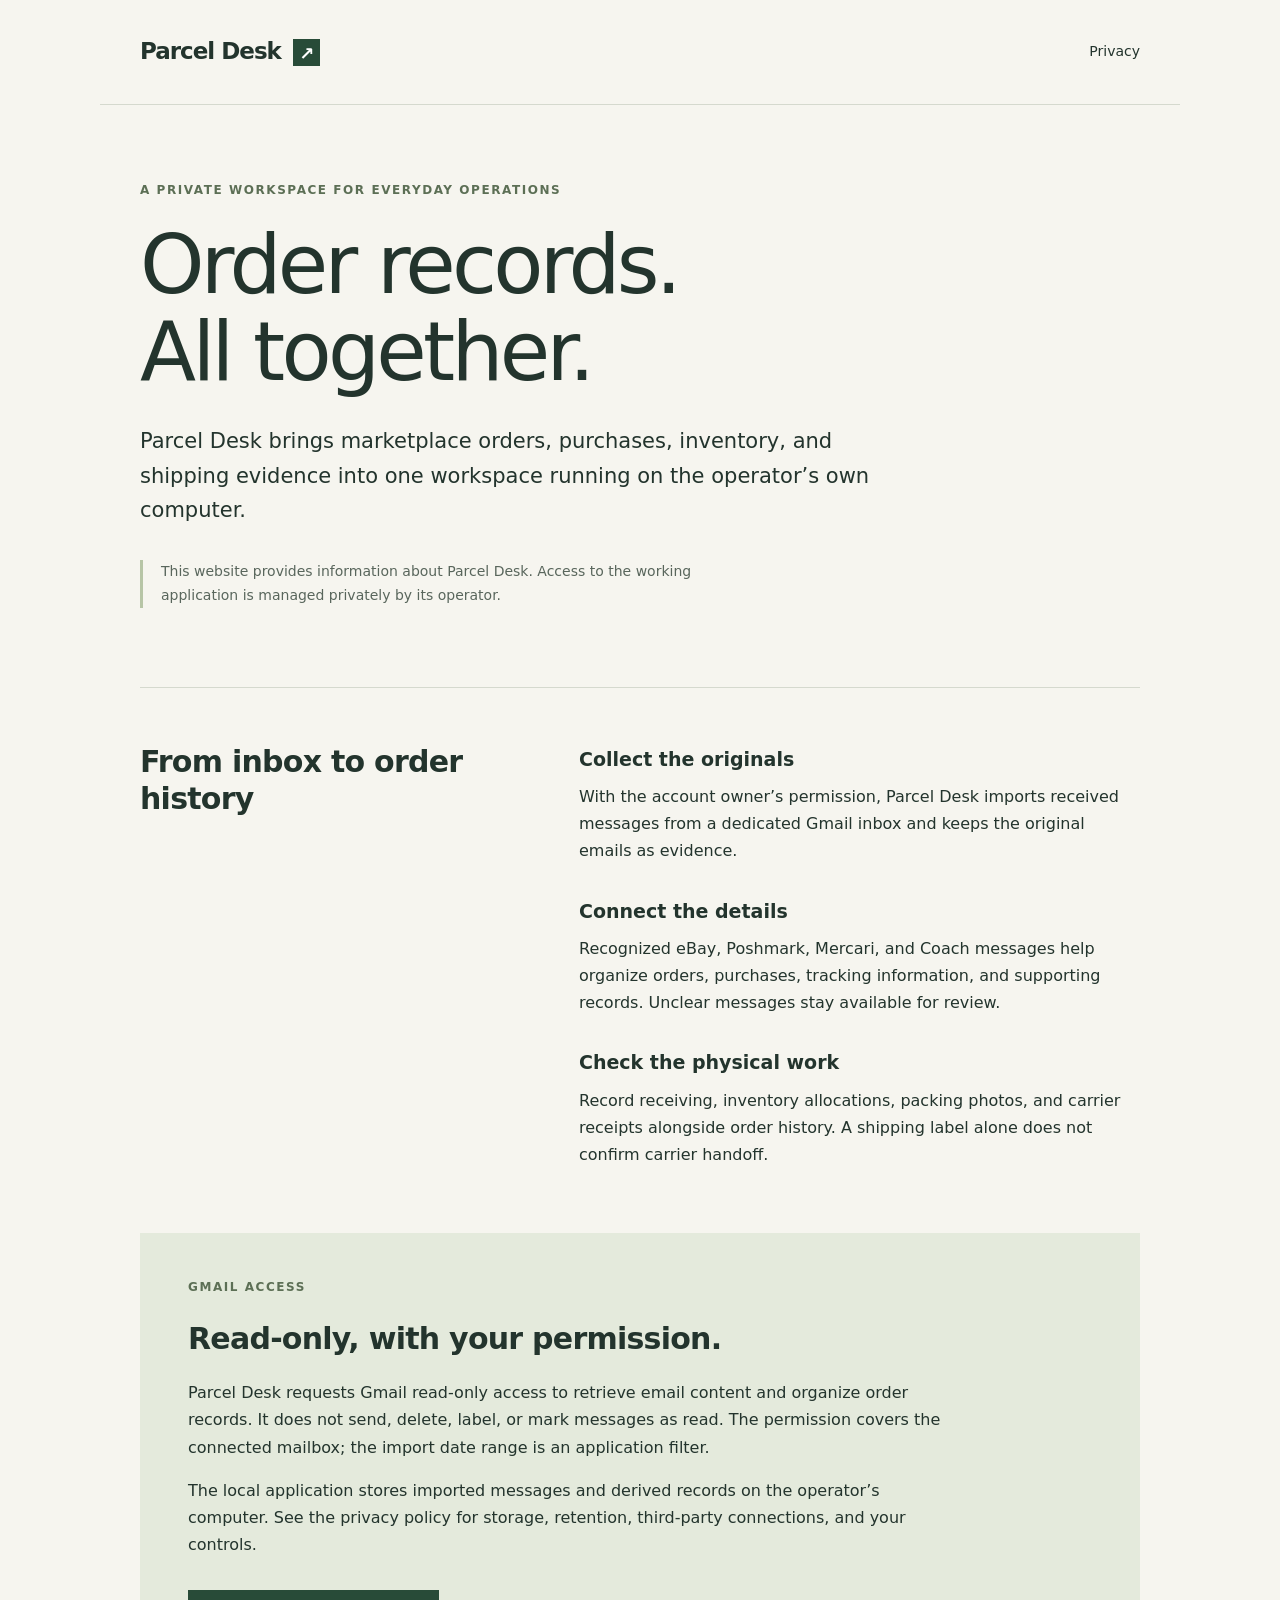
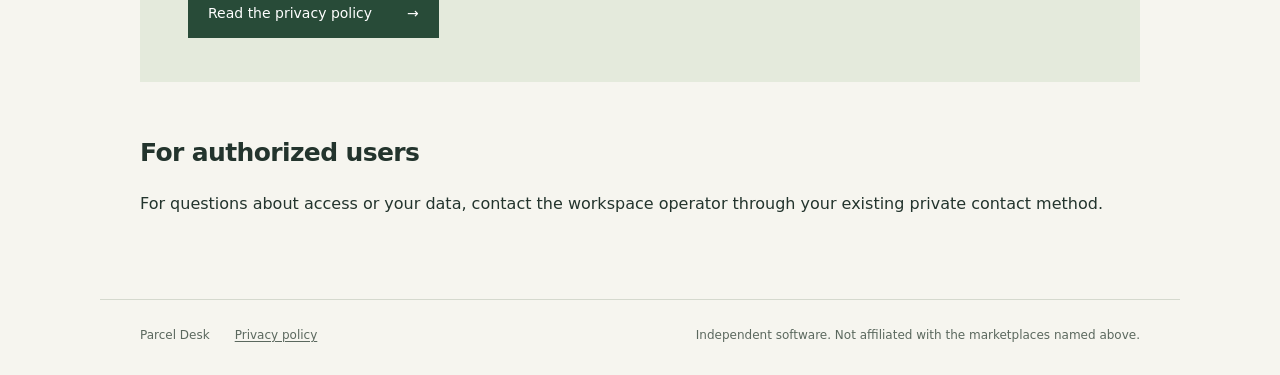
<file: index.html>
<!doctype html>
<html lang="en">
<head>
<meta name="google-site-verification" content="M6trViZ1ce-kyBLUCQf0U51vm4nCCcO0zSlhOwR7OvE" />
<meta charset="utf-8"><meta name="robots" content="noindex, nofollow"><meta name="referrer" content="no-referrer"><meta name="viewport" content="width=device-width, initial-scale=1">
<meta name="description" content="Parcel Desk is a private, locally hosted order and inventory workspace with read-only Gmail import.">
<title>Parcel Desk — Order records, together</title>
<link rel="stylesheet" href="styles.css">
</head>
<body>
<header><a class="brand" href="./">Parcel Desk<span class="mark" aria-hidden="true">↗</span></a><nav aria-label="Main"><a href="privacy.html">Privacy</a></nav></header>
<main>
<section class="hero"><p class="eyebrow">A private workspace for everyday operations</p><h1>Order records.<br>All together.</h1><p class="intro">Parcel Desk brings marketplace orders, purchases, inventory, and shipping evidence into one workspace running on the operator’s own computer.</p><p class="note">This website provides information about Parcel Desk. Access to the working application is managed privately by its operator.</p></section>
<section class="overview" aria-labelledby="workflow"><h2 id="workflow">From inbox to order history</h2><div><h3>Collect the originals</h3><p>With the account owner’s permission, Parcel Desk imports received messages from a dedicated Gmail inbox and keeps the original emails as evidence.</p><h3>Connect the details</h3><p>Recognized eBay, Poshmark, Mercari, and Coach messages help organize orders, purchases, tracking information, and supporting records. Unclear messages stay available for review.</p><h3>Check the physical work</h3><p>Record receiving, inventory allocations, packing photos, and carrier receipts alongside order history. A shipping label alone does not confirm carrier handoff.</p></div></section>
<section class="access" aria-labelledby="gmail"><p class="eyebrow">Gmail access</p><h2 id="gmail">Read-only, with your permission.</h2><p>Parcel Desk requests Gmail read-only access to retrieve email content and organize order records. It does not send, delete, label, or mark messages as read. The permission covers the connected mailbox; the import date range is an application filter.</p><p>The local application stores imported messages and derived records on the operator’s computer. See the privacy policy for storage, retention, third-party connections, and your controls.</p><a class="button" href="privacy.html">Read the privacy policy <span aria-hidden="true">→</span></a></section>
<section class="contact"><h2>For authorized users</h2><p>For questions about access or your data, contact the workspace operator through your existing private contact method.</p></section>
</main>
<footer><span>Parcel Desk</span><a href="privacy.html">Privacy policy</a><span>Independent software. Not affiliated with the marketplaces named above.</span></footer>
</body></html>
</file>
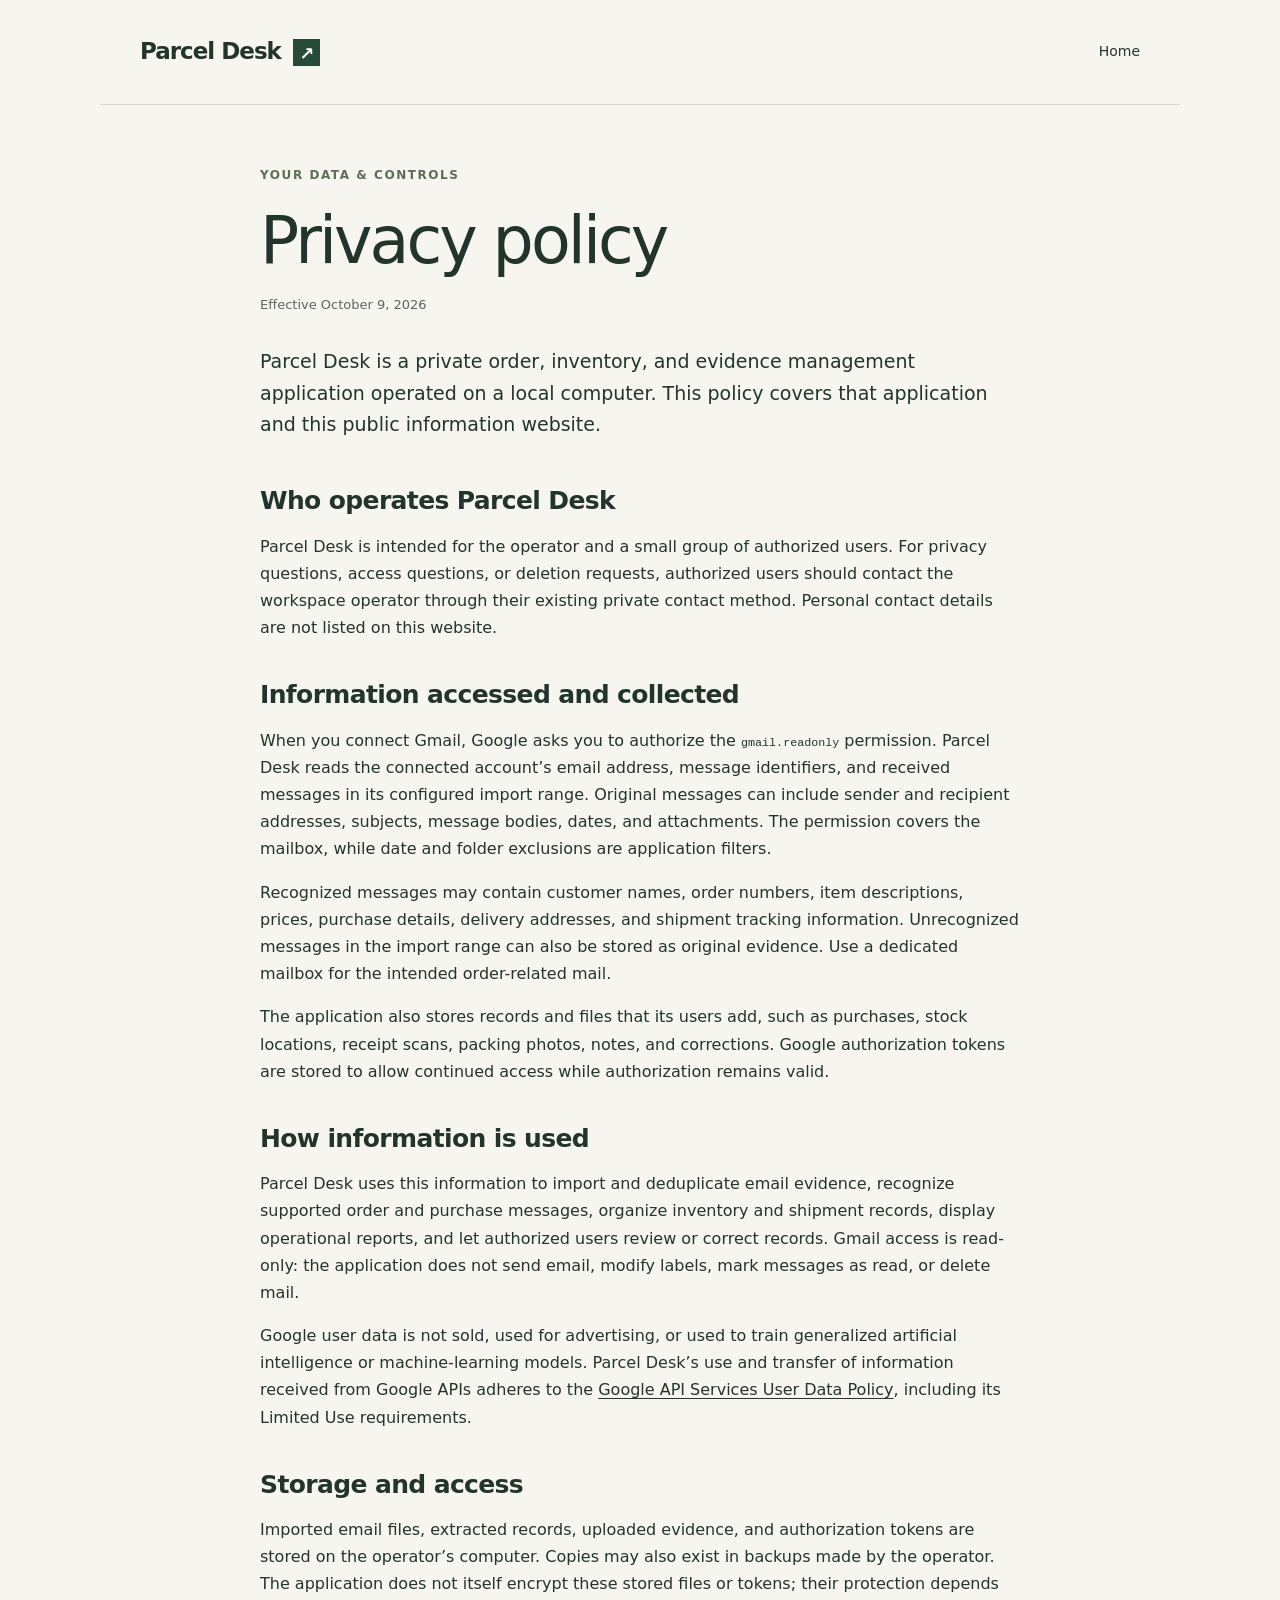
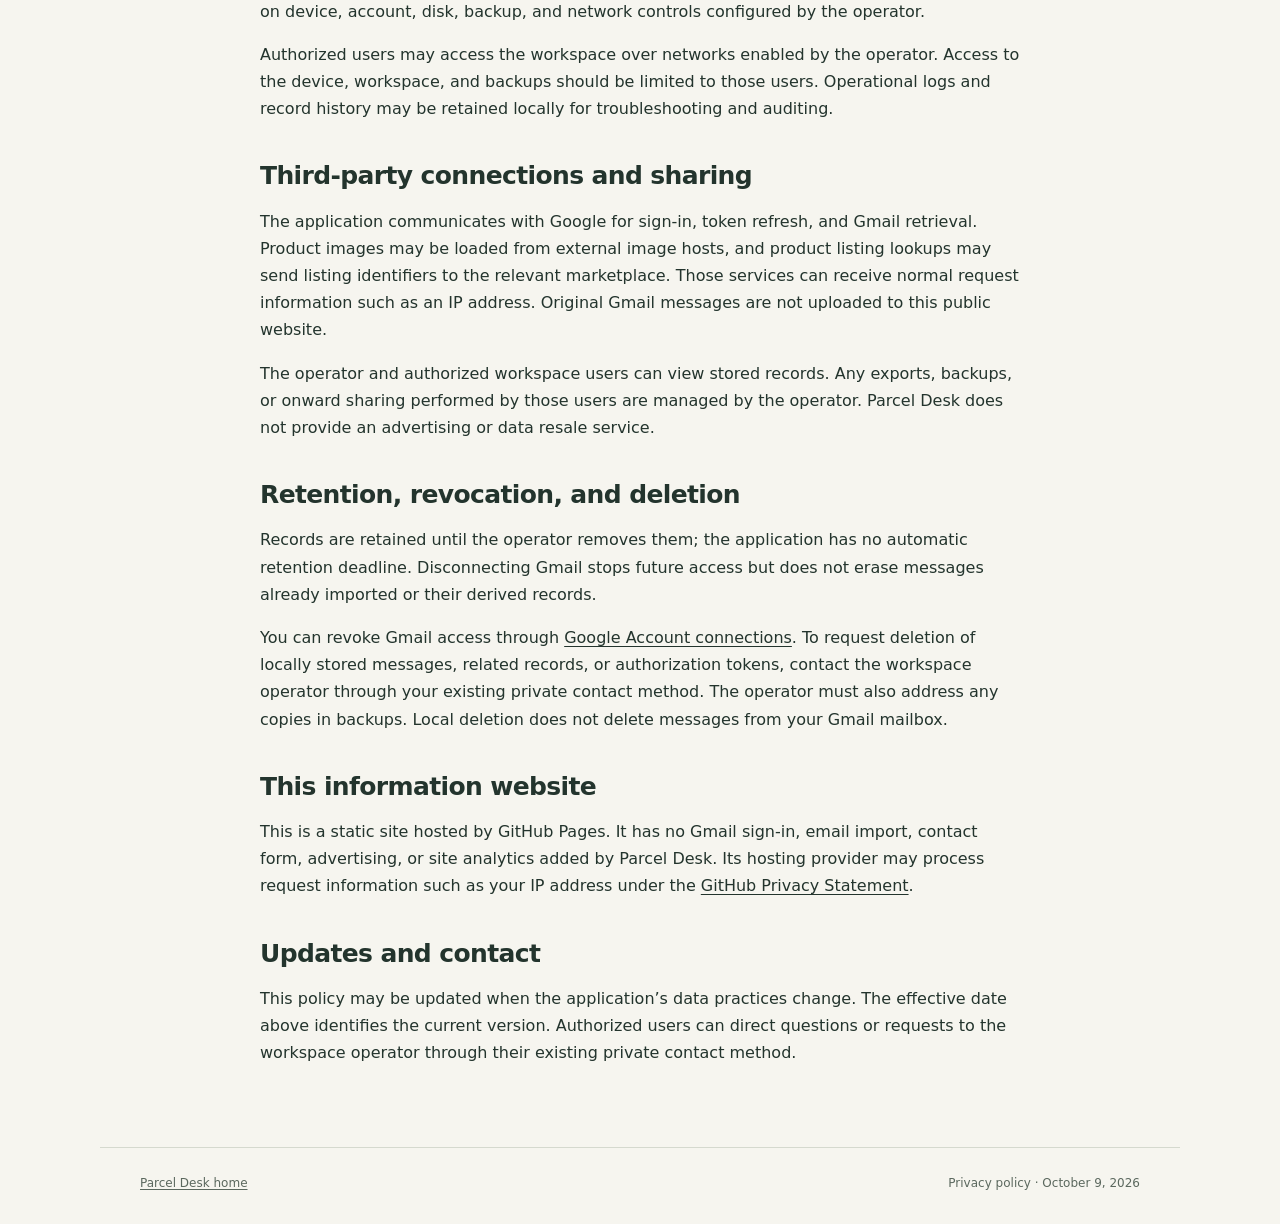
<file: privacy.html>
<!doctype html>
<html lang="en">
<head><meta charset="utf-8"><meta name="robots" content="noindex, nofollow"><meta name="referrer" content="no-referrer"><meta name="viewport" content="width=device-width, initial-scale=1"><meta name="description" content="How Parcel Desk accesses, uses, stores, and retains Gmail data and local order records."><title>Privacy policy — Parcel Desk</title><link rel="stylesheet" href="styles.css"></head>
<body>
<header><a class="brand" href="./">Parcel Desk<span class="mark" aria-hidden="true">↗</span></a><nav aria-label="Main"><a href="./">Home</a></nav></header>
<main class="policy"><p class="eyebrow">Your data &amp; controls</p><h1>Privacy policy</h1><p class="updated">Effective October 9, 2026</p><p class="intro">Parcel Desk is a private order, inventory, and evidence management application operated on a local computer. This policy covers that application and this public information website.</p>
<section><h2>Who operates Parcel Desk</h2><p>Parcel Desk is intended for the operator and a small group of authorized users. For privacy questions, access questions, or deletion requests, authorized users should contact the workspace operator through their existing private contact method. Personal contact details are not listed on this website.</p></section>
<section><h2>Information accessed and collected</h2><p>When you connect Gmail, Google asks you to authorize the <code>gmail.readonly</code> permission. Parcel Desk reads the connected account’s email address, message identifiers, and received messages in its configured import range. Original messages can include sender and recipient addresses, subjects, message bodies, dates, and attachments. The permission covers the mailbox, while date and folder exclusions are application filters.</p><p>Recognized messages may contain customer names, order numbers, item descriptions, prices, purchase details, delivery addresses, and shipment tracking information. Unrecognized messages in the import range can also be stored as original evidence. Use a dedicated mailbox for the intended order-related mail.</p><p>The application also stores records and files that its users add, such as purchases, stock locations, receipt scans, packing photos, notes, and corrections. Google authorization tokens are stored to allow continued access while authorization remains valid.</p></section>
<section><h2>How information is used</h2><p>Parcel Desk uses this information to import and deduplicate email evidence, recognize supported order and purchase messages, organize inventory and shipment records, display operational reports, and let authorized users review or correct records. Gmail access is read-only: the application does not send email, modify labels, mark messages as read, or delete mail.</p><p>Google user data is not sold, used for advertising, or used to train generalized artificial intelligence or machine-learning models. Parcel Desk’s use and transfer of information received from Google APIs adheres to the <a href="https://developers.google.com/terms/api-services-user-data-policy">Google API Services User Data Policy</a>, including its Limited Use requirements.</p></section>
<section><h2>Storage and access</h2><p>Imported email files, extracted records, uploaded evidence, and authorization tokens are stored on the operator’s computer. Copies may also exist in backups made by the operator. The application does not itself encrypt these stored files or tokens; their protection depends on device, account, disk, backup, and network controls configured by the operator.</p><p>Authorized users may access the workspace over networks enabled by the operator. Access to the device, workspace, and backups should be limited to those users. Operational logs and record history may be retained locally for troubleshooting and auditing.</p></section>
<section><h2>Third-party connections and sharing</h2><p>The application communicates with Google for sign-in, token refresh, and Gmail retrieval. Product images may be loaded from external image hosts, and product listing lookups may send listing identifiers to the relevant marketplace. Those services can receive normal request information such as an IP address. Original Gmail messages are not uploaded to this public website.</p><p>The operator and authorized workspace users can view stored records. Any exports, backups, or onward sharing performed by those users are managed by the operator. Parcel Desk does not provide an advertising or data resale service.</p></section>
<section><h2>Retention, revocation, and deletion</h2><p>Records are retained until the operator removes them; the application has no automatic retention deadline. Disconnecting Gmail stops future access but does not erase messages already imported or their derived records.</p><p>You can revoke Gmail access through <a href="https://myaccount.google.com/connections">Google Account connections</a>. To request deletion of locally stored messages, related records, or authorization tokens, contact the workspace operator through your existing private contact method. The operator must also address any copies in backups. Local deletion does not delete messages from your Gmail mailbox.</p></section>
<section><h2>This information website</h2><p>This is a static site hosted by GitHub Pages. It has no Gmail sign-in, email import, contact form, advertising, or site analytics added by Parcel Desk. Its hosting provider may process request information such as your IP address under the <a href="https://docs.github.com/en/site-policy/privacy-policies/github-general-privacy-statement">GitHub Privacy Statement</a>.</p></section>
<section><h2>Updates and contact</h2><p>This policy may be updated when the application’s data practices change. The effective date above identifies the current version. Authorized users can direct questions or requests to the workspace operator through their existing private contact method.</p></section>
</main><footer><a href="./">Parcel Desk home</a><span>Privacy policy · October 9, 2026</span></footer>
</body></html>
</file>
<file: styles.css>
:root{font-family:Segoe UI,system-ui,sans-serif;color:#23342d;background:#f6f5ef;font-synthesis:none;line-height:1.7}*{box-sizing:border-box}body{margin:0}a{color:inherit;text-underline-offset:.2em}a:hover{color:#52755c}a:focus-visible{outline:3px solid #9c572b;outline-offset:5px}header,main,footer{max-width:1080px;margin:auto;padding-left:40px;padding-right:40px}header{min-height:105px;display:flex;align-items:center;justify-content:space-between;gap:24px;border-bottom:1px solid #d5d9ce}.brand{font-size:23px;font-weight:700;letter-spacing:-1px;text-decoration:none;white-space:nowrap}.mark{display:inline-grid;place-items:center;background:#284b38;color:#fff;width:27px;height:27px;margin-left:12px;font-size:18px;vertical-align:middle}nav{display:flex;gap:24px;font-size:14px}nav a{text-decoration:none}.hero{padding:75px 0 65px;max-width:820px}.eyebrow{font-size:12px;letter-spacing:.13em;font-weight:700;text-transform:uppercase;color:#5c6f55;margin:0 0 22px}h1{font-size:clamp(44px,7.5vw,82px);font-weight:500;line-height:1.06;letter-spacing:-.045em;margin:0 0 28px}h2{font-weight:550;font-size:30px;letter-spacing:-.025em;line-height:1.25;margin:0 0 22px}h3{font-size:19px;font-weight:600;margin:0 0 8px}.intro{font-size:21px;line-height:1.65;max-width:730px}.note{border-left:3px solid #b7c5a6;padding-left:18px;font-size:14px;max-width:620px;margin-top:32px;color:#59665c}.overview{display:grid;grid-template-columns:1fr 1.5fr;gap:65px;padding:55px 0;border-top:1px solid #d5d9ce}.overview p{margin:0 0 30px}.overview p:last-child{margin-bottom:0}.access{background:#e4eadc;padding:44px 48px;margin:10px 0 55px}.access p{max-width:760px}.button{display:inline-flex;gap:35px;background:#284b38;color:#fff;padding:12px 20px;margin-top:16px;text-decoration:none;font-size:14px}.button:hover{background:#193724;color:#fff}.contact{padding:0 0 65px}.contact h2{font-size:25px}footer{border-top:1px solid #d5d9ce;padding-top:25px;padding-bottom:30px;display:flex;gap:25px;flex-wrap:wrap;font-size:12px;color:#5b685e}footer span:last-child{margin-left:auto}.policy{max-width:840px;padding-top:60px;padding-bottom:65px}.policy h1{font-size:clamp(42px,7vw,65px)}.updated{font-size:13px;color:#5b685e;margin-top:-10px}.policy .intro{font-size:19px;margin:30px 0 45px}.policy section{margin-top:38px}.policy h2{font-size:25px;margin-bottom:15px}code{font-size:.9em;overflow-wrap:anywhere}.contact a,.policy a{overflow-wrap:anywhere}@media(max-width:600px){header,main,footer{padding-left:22px;padding-right:22px}header{min-height:85px;gap:15px}nav{gap:16px}.brand{font-size:20px}.mark{margin-left:7px;width:23px;height:23px}.hero{padding-top:48px;padding-bottom:45px}.intro{font-size:18px}.overview{grid-template-columns:1fr;gap:12px;padding:36px 0}.access{padding:28px 23px;margin-bottom:40px}h2{font-size:27px}.contact{padding-bottom:42px}footer{gap:14px}footer span:last-child{margin-left:0;width:100%}.policy{padding-top:40px}.policy .intro{font-size:18px}}
</file>
